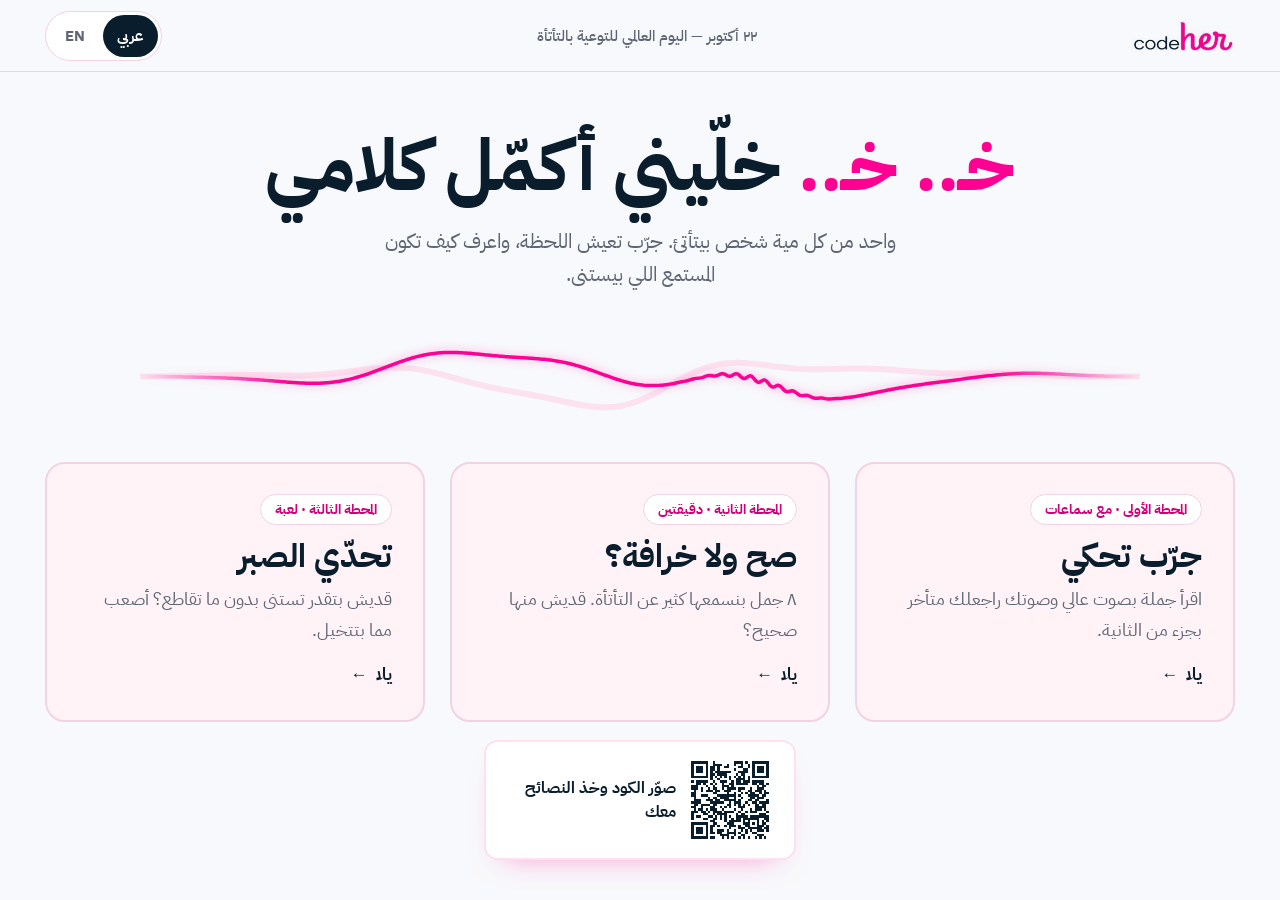
<file: index.html>
<!doctype html>
<html lang="ar" dir="rtl">
<head>
  <meta charset="utf-8">
  <meta name="viewport" content="width=device-width, initial-scale=1">
  <meta name="theme-color" content="#FFFFFF">
  <title>خلّيني أكمّل كلامي · CodeHer</title>
  <link rel="icon" href="assets/codeher-logo.png">
  <link rel="manifest" href="manifest.webmanifest">
  <link rel="apple-touch-icon" href="assets/icon-192.png">
  <link rel="stylesheet" href="css/style.css">
  <!-- النصوص واللغة قبل الرسم، عشان الاتجاه (RTL/LTR) يكون صح من أول لحظة -->
  <script src="js/content.js"></script>
</head>
<body>
  <header class="topbar">
    <img class="topbar__logo" src="assets/codeher-logo.png" alt="CodeHer" id="logo" draggable="false">
    <p class="topbar__occasion" id="occasion"></p>
    <div class="lang" id="langSwitch" role="group">
      <button type="button" data-lang="ar" lang="ar">عربي</button>
      <button type="button" data-lang="en" lang="en">EN</button>
    </div>
    <button type="button" class="btn btn--ghost topbar__home" id="homeBtn" hidden></button>
  </header>

  <main id="main">
    <!-- الرئيسية -->
    <section class="screen screen--home is-active" id="screen-home" data-screen="home" aria-labelledby="homeTitle">
      <div class="home" id="home">
        <h1 class="home__title" id="homeTitle" tabindex="-1">
          <span class="accent" id="homeTitleHighlight"></span><span id="homeTitleRest"></span>
        </h1>
        <p class="home__subtitle" id="homeSubtitle"></p>
        <p class="home__phrase" id="attractPhrase" aria-live="off" hidden></p>
        <canvas class="wave wave--home" id="homeWave" aria-hidden="true"></canvas>
        <div class="home__cards" id="homeCards"></div>
        <button type="button" class="btn btn--primary btn--huge home__cta" id="attractCta" hidden></button>
        <!-- QR النصائح على الرئيسية: بيبين بس إذا assets/tips-qr.png موجود -->
        <figure class="qr qr--home" hidden>
          <img class="qr__img" alt="">
          <figcaption class="qr__caption"></figcaption>
        </figure>
      </div>
    </section>

    <!-- المحطة ١ -->
    <section class="screen" id="screen-daf" data-screen="daf" aria-labelledby="dafTitle" hidden>
      <div class="daf">
        <div class="daf__info">
          <h2 class="screen__title" id="dafTitle" tabindex="-1"></h2>
          <p class="lead" id="dafIntro"></p>
          <ol class="steps" id="dafSteps"></ol>
          <p class="callout" id="dafWarning"></p>
        </div>

        <div class="card daf__card">
          <p class="daf__label" id="dafReadLabel"></p>
          <p class="daf__sentence" id="dafSentence"></p>

          <div class="waves">
            <div class="waves__row">
              <span class="waves__label" id="dafWaveInLabel"></span>
              <canvas class="wave wave--live" id="dafWaveIn" aria-hidden="true"></canvas>
            </div>
            <div class="waves__gap">
              <span class="delay-badge" id="dafDelayBadge"><b id="dafDelayMs"></b><span id="dafDelayDesc"></span></span>
            </div>
            <div class="waves__row">
              <span class="waves__label waves__label--out" id="dafWaveOutLabel"></span>
              <canvas class="wave wave--live" id="dafWaveOut" aria-hidden="true"></canvas>
            </div>
          </div>

          <div class="daf__actions">
            <button type="button" class="btn btn--primary" id="dafToggle"></button>
            <button type="button" class="btn btn--secondary" id="dafNext"></button>
          </div>

          <div class="daf__delay">
            <span class="daf__delay-label" id="dafModeLabel"></span>
            <div class="segmented" id="dafModes" role="group"></div>
          </div>
          <div class="daf__delay" id="dafIntensityRow">
            <span class="daf__delay-label" id="dafIntensityLabel"></span>
            <div class="segmented" id="dafIntensity" role="group"></div>
          </div>
          <div class="daf__delay" id="dafDelayRow">
            <span class="daf__delay-label" id="dafDelayLabel"></span>
            <div class="segmented" id="dafDelays" role="group"></div>
          </div>
          <p class="daf__note" id="dafModeNote"></p>

          <p class="status" id="dafStatus" role="status" aria-live="polite"></p>

          <div class="reflection" id="dafReflection" hidden>
            <p class="reflection__q" id="dafReflectQ"></p>
            <div class="reflection__options" id="dafReflectOptions" role="group"></div>
            <p class="reflection__msg" id="dafReflectMsg" hidden></p>
          </div>

          <!-- قارن حالك -->
          <button type="button" class="btn btn--secondary compare__open" id="cmpOpen"></button>
          <div class="compare" id="cmpPanel" hidden>
            <div class="compare__head">
              <h3 class="compare__title" id="cmpTitle"></h3>
              <span class="compare__step" id="cmpStep"></span>
            </div>
            <div id="cmpRun">
              <p class="compare__intro" id="cmpIntro"></p>
              <p class="compare__mode" id="cmpMode"></p>
              <div class="level" aria-hidden="true"><span id="cmpLevel"></span></div>
              <p class="status" id="cmpStatus" role="status" aria-live="polite"></p>
              <div class="compare__actions">
                <button type="button" class="btn btn--primary" id="cmpGo"></button>
                <button type="button" class="btn btn--secondary" id="cmpCancel"></button>
              </div>
            </div>
            <div id="cmpResult" hidden>
              <table class="compare__table">
                <thead><tr><th></th><th id="cmpColNone"></th><th id="cmpColDelay"></th></tr></thead>
                <tbody>
                  <tr><th id="cmpRowTime"></th><td id="cmpT0"></td><td id="cmpT1"></td></tr>
                  <tr><th id="cmpRowPauses"></th><td id="cmpP0"></td><td id="cmpP1"></td></tr>
                </tbody>
              </table>
              <p class="compare__verdict" id="cmpVerdict"></p>
              <p class="compare__msg" id="cmpMsg"></p>
              <p class="compare__note" id="cmpNote"></p>
              <div class="compare__actions">
                <button type="button" class="btn btn--primary" id="cmpAgain"></button>
                <button type="button" class="btn btn--secondary" id="cmpClose"></button>
              </div>
            </div>
          </div>
        </div>
      </div>
    </section>

    <!-- المحطة ٢ -->
    <section class="screen" id="screen-quiz" data-screen="quiz" aria-labelledby="quizTitle" hidden>
      <div class="quiz">
        <div class="quiz__head">
          <h2 class="screen__title" id="quizTitle" tabindex="-1"></h2>
          <p class="quiz__counter" id="quizCounter"></p>
        </div>
        <div class="progress" id="quizProgress" aria-hidden="true"></div>

        <p class="quiz__statement" id="quizStatement" aria-live="polite"></p>

        <div class="quiz__choices">
          <button type="button" class="choice choice--fact" id="choiceFact" data-answer="fact"></button>
          <button type="button" class="choice choice--myth" id="choiceMyth" data-answer="myth"></button>
        </div>

        <div class="explain" id="quizExplain" hidden>
          <p class="explain__verdict" id="quizVerdict"></p>
          <p class="explain__text" id="quizExplanation"></p>
          <button type="button" class="btn btn--primary" id="quizNext"></button>
        </div>
      </div>
    </section>

    <!-- المحطة ٣: تحدّي الصبر -->
    <section class="screen" id="screen-game" data-screen="game" aria-labelledby="gameTitle" hidden>
      <div class="game">
        <div class="game__head">
          <h2 class="screen__title" id="gameTitle" tabindex="-1"></h2>
          <p class="quiz__counter" id="gameRound"></p>
        </div>

        <div class="game__intro card" id="gameIntro">
          <p class="lead" id="gameIntroText"></p>
          <button type="button" class="btn btn--primary" id="gameStart"></button>
        </div>

        <div id="gamePlay" hidden>
          <div class="progress" id="gameProgress" aria-hidden="true"></div>

          <div class="speaker">
            <span class="speaker__avatar" id="gameAvatar" aria-hidden="true"></span>
            <p class="speaker__who"><strong id="gameName"></strong> · <span id="gameWhere"></span></p>
            <p class="meter" id="gameMeter" hidden><span class="meter__ring" aria-hidden="true"></span><span id="gameMeterText"></span></p>
          </div>
          <p class="bubble" id="gameBubble" aria-live="polite"></p>
          <p class="status" id="gameHint" role="status" aria-live="polite"></p>

          <div class="tempt" id="gameTempt" role="group">
            <button type="button" class="tempt__btn" data-type="complete"></button>
            <button type="button" class="tempt__btn" data-type="know"></button>
            <button type="button" class="tempt__btn" data-type="takeTime"></button>
            <button type="button" class="tempt__btn" data-type="hurry"></button>
          </div>
          <button type="button" class="btn btn--primary game__reply" id="gameReply" hidden></button>

          <div class="explain" id="gameFeedback" hidden>
            <p class="explain__verdict" id="gameVerdict"></p>
            <p class="explain__text" id="gameFeedbackText"></p>
            <button type="button" class="btn btn--primary" id="gameNext"></button>
          </div>
        </div>

        <div class="game__end" id="gameEnd" hidden>
          <h3 class="game__headline" id="gameEndTitle" tabindex="-1"></h3>
          <p class="game__quote" id="gameQuote"></p>
          <p class="result__score" id="gameScore"></p>
          <p class="game__score-label" id="gameScoreLabel"></p>
          <p class="result__message" id="gameMessage"></p>
          <div class="result__actions">
            <button type="button" class="btn btn--primary" id="gameAgain"></button>
            <button type="button" class="btn btn--secondary" id="gameToQuiz"></button>
          </div>
        </div>
      </div>
    </section>

    <!-- النتيجة -->
    <section class="screen" id="screen-result" data-screen="result" aria-labelledby="resultTitle" hidden>
      <div class="result">
        <h2 class="screen__title" id="resultTitle" tabindex="-1"></h2>
        <p class="result__score" id="resultScore"></p>
        <p class="result__message" id="resultMessage"></p>
        <p class="result__bonus" id="resultBonus" hidden></p>

        <h3 class="result__tips-title" id="tipsTitle"></h3>
        <ul class="tips" id="tips"></ul>

        <figure class="qr" hidden>
          <img class="qr__img" alt="">
          <figcaption class="qr__caption"></figcaption>
        </figure>

        <div class="result__actions">
          <button type="button" class="btn btn--primary" id="playAgain"></button>
          <button type="button" class="btn btn--secondary" id="goDaf"></button>
        </div>
      </div>
    </section>

    <!-- شاشة النهاية المشتركة (بس إذا خلّص المحطات الثلاث بنفس الجلسة) -->
    <section class="screen" id="screen-finale" data-screen="finale" aria-labelledby="finaleTitle" hidden>
      <div class="finale">
        <img class="finale__logo" src="assets/codeher-logo.png" alt="CodeHer">
        <p class="finale__kicker" id="finaleKicker" lang="en" dir="ltr"></p>
        <h2 class="finale__title" id="finaleTitle" tabindex="-1"></h2>
        <p class="finale__stations" id="finaleStations"></p>
        <p class="finale__message" id="finaleMessage"></p>
        <figure class="qr" hidden>
          <img class="qr__img" alt="">
          <figcaption class="qr__caption"></figcaption>
        </figure>
        <button type="button" class="btn btn--primary btn--huge" id="finaleRestart"></button>
      </div>
    </section>
  </main>

  <!-- بيظهر لما الزائر يخلّص المحطة الثالثة -->
  <div class="finale-bar" id="finaleBar" role="status" hidden>
    <span id="finaleBarText"></span>
    <button type="button" class="btn btn--primary" id="finaleBarBtn"></button>
  </div>

  <!-- لوحة الإحصائيات (للمنظمين) -->
  <div class="stats-panel" id="statsPanel" role="dialog" aria-modal="true" aria-labelledby="statsTitle" hidden>
    <div class="stats-panel__box">
      <h2 class="stats-panel__title" id="statsTitle"></h2>
      <p class="stats-panel__note" id="statsNote"></p>
      <div class="stats-grid" id="statsGrid"></div>
      <h3 class="stats-panel__sub" id="statsFeelingsTitle"></h3>
      <ul class="stats-feelings" id="statsFeelings"></ul>
      <div class="stats-panel__actions">
        <button type="button" class="btn btn--primary" id="statsClose"></button>
        <button type="button" class="btn btn--secondary" id="statsSound"></button>
        <button type="button" class="btn btn--secondary" id="statsReset"></button>
      </div>
      <p class="stats-panel__note" id="statsSoundHint" hidden></p>
    </div>
  </div>

  <script src="js/stats.js"></script>
  <script src="js/daf.js"></script>
  <script src="js/quiz.js"></script>
  <script src="js/voices.js"></script>
  <script src="js/game.js"></script>
  <script src="js/app.js"></script>
</body>
</html>
</file>
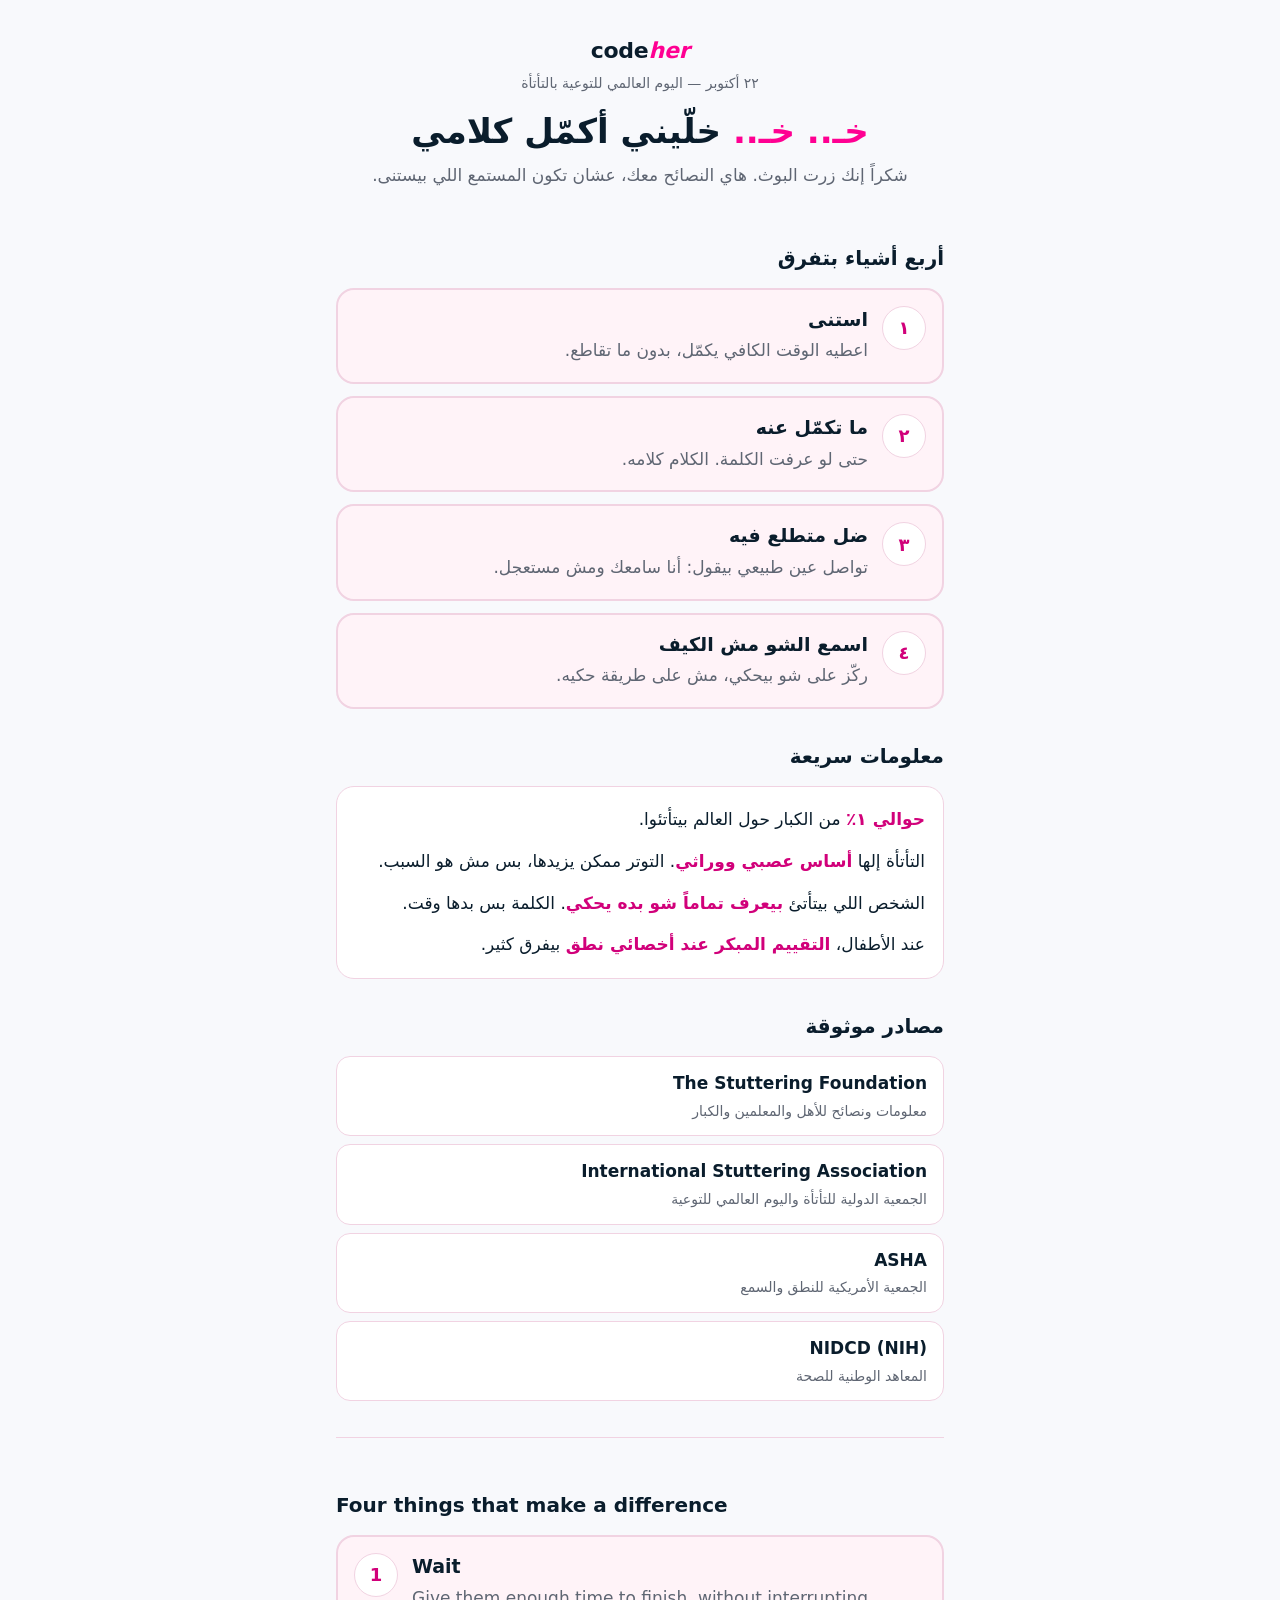
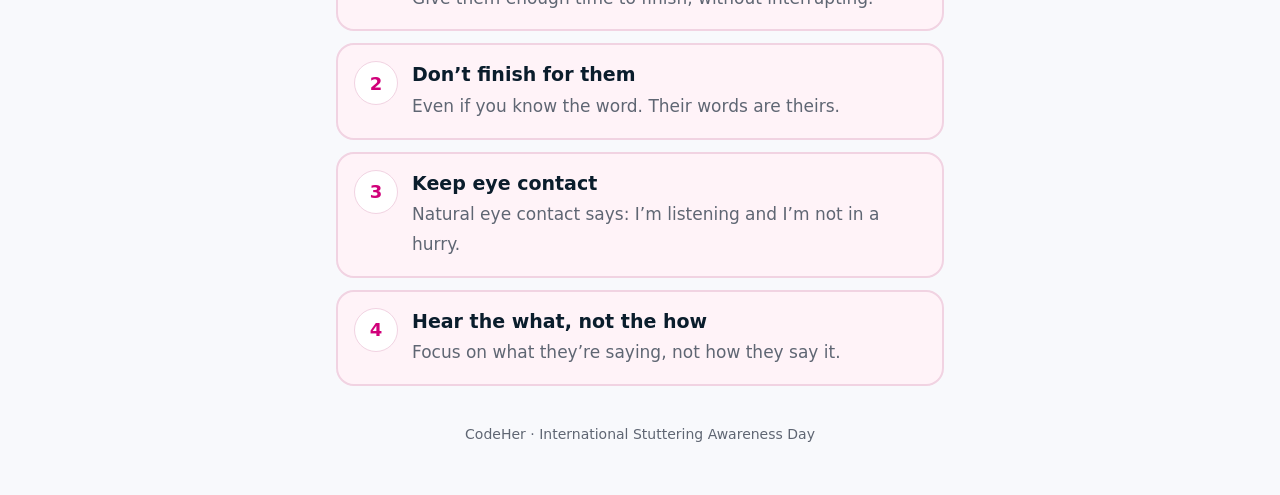
<file: tips/index.html>
<!doctype html>
<html lang="ar" dir="rtl">
<head>
  <meta charset="utf-8">
  <meta name="viewport" content="width=device-width, initial-scale=1">
  <meta name="theme-color" content="#FF0092">
  <title>كيف تكون المستمع اللي بيستنى · CodeHer</title>
  <!--
    صفحة مستقلة للتلفون، بتنفتح من الـ QR بالبوث.
    ارفعوا مجلد tips/ كامل على استضافة عامة (مثلاً Netlify Drop أو GitHub Pages)،
    وبعدين اعملوا QR للرابط واحفظوه بالموقع الأساسي باسم assets/tips-qr.png
  -->
  <style>
    :root {
      --page: #F8F9FC; --bg: #FFFFFF; --soft: #FFF3F8; --pink: #FF0092; --pink-dark: #D1007A;
      --navy: #0A1D2C; --muted: #5F6673; --line: #F1D3E2;
    }
    * { box-sizing: border-box; }
    body {
      margin: 0;
      background: var(--page);
      color: var(--navy);
      font: 17px/1.75 "IBM Plex Sans Arabic", Tahoma, "Segoe UI", system-ui, sans-serif;
    }
    main { max-width: 640px; margin: 0 auto; padding: 24px 16px 48px; }
    header { text-align: center; padding: 8px 0 20px; }
    .brand { font-weight: 700; font-size: 22px; letter-spacing: -.01em; }
    .brand b { color: var(--pink); font-style: italic; }
    .date { color: var(--muted); font-size: 14px; }
    h1 { font-size: clamp(26px, 7vw, 34px); line-height: 1.35; margin: 14px 0 6px; }
    h1 span { color: var(--pink); }
    .lead { color: var(--muted); margin: 0; }
    h2 { font-size: 20px; margin: 30px 0 12px; }
    .tips { list-style: none; padding: 0; margin: 0; display: grid; gap: 12px; }
    .tip {
      display: grid;
      grid-template-columns: 44px 1fr;
      gap: 4px 14px;
      align-items: start;
      background: var(--soft);
      border: 2px solid var(--line);
      border-radius: 18px;
      padding: 16px;
    }
    .tip__num {
      grid-row: span 2;
      width: 44px; height: 44px;
      display: grid; place-items: center;
      border-radius: 50%;
      background: var(--bg);
      border: 1px solid var(--line);
      color: var(--pink-dark);
      font-weight: 700;
      font-size: 18px;
    }
    .tip h3 { margin: 0; font-size: 19px; line-height: 1.4; }
    .tip p { margin: 0; color: var(--muted); }
    .facts { background: var(--bg); border: 1px solid var(--line); border-radius: 18px; padding: 6px 18px; }
    .facts p { margin: 12px 0; }
    .facts strong { color: var(--pink-dark); }
    .links { list-style: none; padding: 0; margin: 0; display: grid; gap: 8px; }
    .links a {
      display: block;
      padding: 12px 16px;
      background: var(--bg);
      border: 1px solid var(--line);
      border-radius: 14px;
      color: var(--navy);
      text-decoration: none;
      font-weight: 700;
    }
    .links a span { display: block; font-weight: 400; color: var(--muted); font-size: 14px; }
    .links a:focus-visible, .links a:hover { border-color: var(--pink); outline: none; }
    .en { margin-top: 36px; padding-top: 20px; border-top: 1px solid var(--line); }
    footer { margin-top: 36px; text-align: center; color: var(--muted); font-size: 14px; }
  </style>
</head>
<body>
  <main>
    <header>
      <div class="brand">code<b>her</b></div>
      <div class="date">٢٢ أكتوبر — اليوم العالمي للتوعية بالتأتأة</div>
      <h1><span>خـ.. خـ..</span> خلّيني أكمّل كلامي</h1>
      <p class="lead">شكراً إنك زرت البوث. هاي النصائح معك، عشان تكون المستمع اللي بيستنى.</p>
    </header>

    <h2>أربع أشياء بتفرق</h2>
    <ul class="tips">
      <li class="tip"><span class="tip__num">١</span><h3>استنى</h3><p>اعطيه الوقت الكافي يكمّل، بدون ما تقاطع.</p></li>
      <li class="tip"><span class="tip__num">٢</span><h3>ما تكمّل عنه</h3><p>حتى لو عرفت الكلمة. الكلام كلامه.</p></li>
      <li class="tip"><span class="tip__num">٣</span><h3>ضل متطلع فيه</h3><p>تواصل عين طبيعي بيقول: أنا سامعك ومش مستعجل.</p></li>
      <li class="tip"><span class="tip__num">٤</span><h3>اسمع الشو مش الكيف</h3><p>ركّز على شو بيحكي، مش على طريقة حكيه.</p></li>
    </ul>

    <h2>معلومات سريعة</h2>
    <div class="facts">
      <p><strong>حوالي ١٪</strong> من الكبار حول العالم بيتأتئوا.</p>
      <p>التأتأة إلها <strong>أساس عصبي ووراثي</strong>. التوتر ممكن يزيدها، بس مش هو السبب.</p>
      <p>الشخص اللي بيتأتئ <strong>بيعرف تماماً شو بده يحكي</strong>. الكلمة بس بدها وقت.</p>
      <p>عند الأطفال، <strong>التقييم المبكر عند أخصائي نطق</strong> بيفرق كثير.</p>
    </div>

    <h2>مصادر موثوقة</h2>
    <ul class="links">
      <li><a href="https://www.stutteringhelp.org" target="_blank" rel="noopener">The Stuttering Foundation<span>معلومات ونصائح للأهل والمعلمين والكبار</span></a></li>
      <li><a href="https://www.isastutter.org" target="_blank" rel="noopener">International Stuttering Association<span>الجمعية الدولية للتأتأة واليوم العالمي للتوعية</span></a></li>
      <li><a href="https://www.asha.org/public/speech/disorders/stuttering/" target="_blank" rel="noopener">ASHA<span>الجمعية الأمريكية للنطق والسمع</span></a></li>
      <li><a href="https://www.nidcd.nih.gov/health/stuttering" target="_blank" rel="noopener">NIDCD (NIH)<span>المعاهد الوطنية للصحة</span></a></li>
    </ul>

    <section class="en" lang="en" dir="ltr">
      <h2>Four things that make a difference</h2>
      <ul class="tips">
        <li class="tip"><span class="tip__num">1</span><h3>Wait</h3><p>Give them enough time to finish, without interrupting.</p></li>
        <li class="tip"><span class="tip__num">2</span><h3>Don’t finish for them</h3><p>Even if you know the word. Their words are theirs.</p></li>
        <li class="tip"><span class="tip__num">3</span><h3>Keep eye contact</h3><p>Natural eye contact says: I’m listening and I’m not in a hurry.</p></li>
        <li class="tip"><span class="tip__num">4</span><h3>Hear the what, not the how</h3><p>Focus on what they’re saying, not how they say it.</p></li>
      </ul>
    </section>

    <footer>CodeHer · International Stuttering Awareness Day</footer>
  </main>
</body>
</html>
</file>
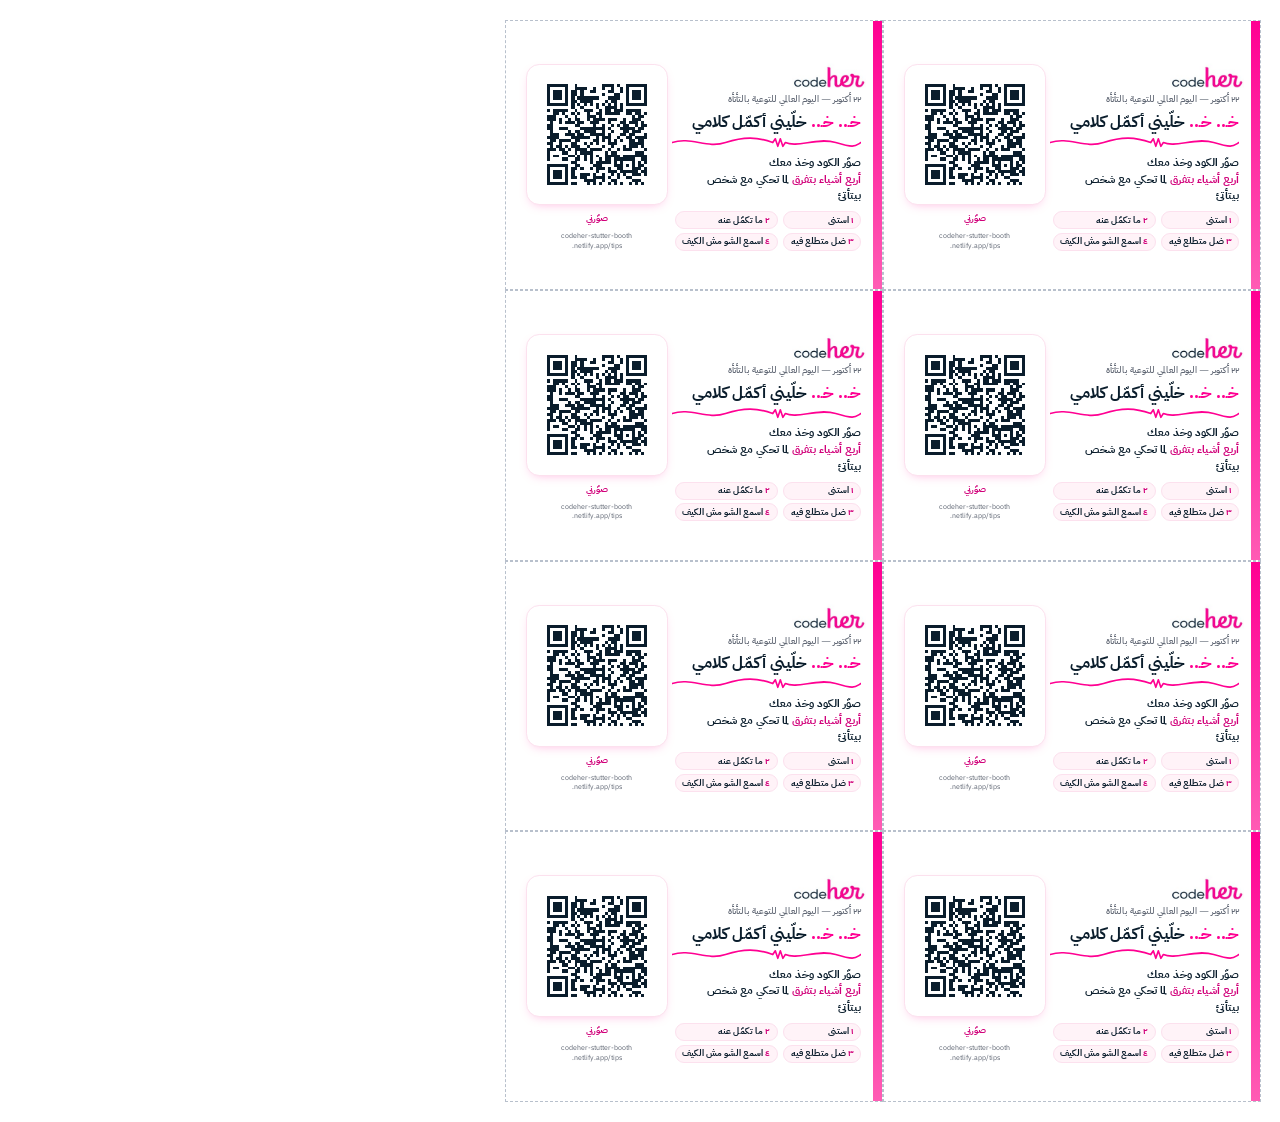
<file: print/qr-cards.html>
<!doctype html>
<html lang="ar" dir="rtl">
<head>
  <meta charset="utf-8">
  <title>بطاقات QR · CodeHer</title>
  <!-- صفحة A4 فيها ٨ بطاقات (كل وحدة ١٠٠×٧٢ مم) مع هامش ٥ مم للطابعة. اطبعوها بدون هوامش إضافية، وقصّوا على الخطوط المنقّطة. -->
  <style>
    @font-face { font-family: "Plex"; font-weight: 400; src: url("../fonts/ibm-plex-sans-arabic-arabic-400-normal.woff2") format("woff2"); unicode-range: U+0600-06FF, U+0750-077F, U+FB50-FDFF, U+FE70-FEFC, U+200C-200E; }
    @font-face { font-family: "Plex"; font-weight: 400; src: url("../fonts/ibm-plex-sans-arabic-latin-400-normal.woff2") format("woff2"); unicode-range: U+0000-00FF, U+2000-206F; }
    @font-face { font-family: "Plex"; font-weight: 500; src: url("../fonts/ibm-plex-sans-arabic-arabic-500-normal.woff2") format("woff2"); unicode-range: U+0600-06FF, U+0750-077F, U+FB50-FDFF, U+FE70-FEFC, U+200C-200E; }
    @font-face { font-family: "Plex"; font-weight: 700; src: url("../fonts/ibm-plex-sans-arabic-arabic-700-normal.woff2") format("woff2"); unicode-range: U+0600-06FF, U+0750-077F, U+FB50-FDFF, U+FE70-FEFC, U+200C-200E; }
    @font-face { font-family: "Plex"; font-weight: 700; src: url("../fonts/ibm-plex-sans-arabic-latin-700-normal.woff2") format("woff2"); unicode-range: U+0000-00FF, U+2000-206F; }

    :root { --pink: #FF0092; --pink-dark: #D1007A; --tint: #FCE1EE; --soft: #FFF3F8; --navy: #0A1D2C; --muted: #5F6673; }
    @page { size: A4; margin: 0; }
    * { box-sizing: border-box; }
    html, body { margin: 0; background: #fff; }
    body { font-family: "Plex", Tahoma, "Segoe UI", sans-serif; color: var(--navy); -webkit-print-color-adjust: exact; print-color-adjust: exact; }

    .sheet {
      width: 210mm; height: 296.8mm;
      overflow: hidden;
      padding: 5mm;
      display: grid;
      grid-template-columns: 100mm 100mm;
      grid-template-rows: repeat(4, 71.6mm);
      align-content: center;
      justify-content: center;
      page-break-after: always;
    }
    .sheet:last-child { page-break-after: auto; }

    .card {
      position: relative;
      height: 71.6mm;
      overflow: hidden;
      display: grid;
      grid-template-columns: 1fr 39mm;     /* RTL: النص يمين، الـ QR يسار */
      align-items: center;
      gap: 3mm;
      padding: 5mm 5.5mm 4mm 4.5mm;
      border: 0.15mm dashed #B8C0CC;
    }

    /* شريط زهري ناعم بالجنب */
    .card::before {
      content: "";
      position: absolute;
      inset: 0 0 0 auto;
      width: 2.4mm;
      background: linear-gradient(180deg, var(--pink), #FF5CB4);
    }

    .text { display: flex; flex-direction: column; align-items: flex-start; text-align: start; min-width: 0; }
    .logo { height: 7.5mm; width: auto; aspect-ratio: 2.6 / 1; object-fit: cover; object-position: center; mix-blend-mode: multiply; margin-inline-start: -1.2mm; }
    .date { margin-top: 0.6mm; font-size: 2.3mm; font-weight: 500; color: var(--muted); white-space: nowrap; }
    .title { margin: 1.2mm 0 0; font-size: 4.3mm; font-weight: 700; line-height: 1.3; white-space: nowrap; }
    .title span { color: var(--pink); }
    .wave { width: 50mm; height: 4mm; margin: 0.8mm 0 1.2mm; }
    .cta { margin: 0; font-size: 2.95mm; font-weight: 700; line-height: 1.5; }
    .cta b { color: var(--pink-dark); }
    .tips {
      margin: 1.6mm 0 0; padding: 0; list-style: none;
      display: grid; grid-template-columns: auto auto; gap: 1mm 1.2mm;
    }
    .tips li {
      padding: 0.4mm 1.8mm;
      border-radius: 99mm;
      background: var(--soft);
      border: 0.25mm solid var(--tint);
      font-size: 2.25mm;
      font-weight: 700;
      white-space: nowrap;
    }
    .tips li::before { content: attr(data-n) " "; color: var(--pink-dark); }

    .side { display: flex; flex-direction: column; align-items: center; gap: 1.6mm; }
    .qrbox {
      padding: 2mm;
      border-radius: 3.5mm;
      background: #fff;
      border: 0.5mm solid var(--tint);
      box-shadow: 0 1mm 3mm -1.5mm rgba(255, 0, 146, .35);
    }
    .qrbox img { display: block; width: 33mm; height: 33mm; image-rendering: pixelated; }
    .scan { font-size: 2.4mm; font-weight: 700; color: var(--pink-dark); }
    .url { font-size: 1.9mm; color: var(--muted); direction: ltr; text-align: center; line-height: 1.3; }
  </style>
</head>
<body>
  <template id="card">
    <article class="card">
      <div class="text">
        <img class="logo" src="../assets/codeher-logo.png" alt="CodeHer">
        <div class="date">٢٢ أكتوبر — اليوم العالمي للتوعية بالتأتأة</div>
        <h1 class="title"><span>خـ.. خـ..</span> خلّيني أكمّل كلامي</h1>
        <svg class="wave" viewBox="0 0 300 24" aria-hidden="true">
          <path d="M0 12 C30 2, 55 22, 85 12 S135 3, 160 12 l4 -6 l4 12 l4 -12 l4 12 l4 -6 C200 21, 230 3, 260 12 S290 18, 300 12"
                fill="none" stroke="#FF0092" stroke-width="2.6" stroke-linecap="round" stroke-linejoin="round"/>
        </svg>
        <p class="cta">صوّر الكود وخذ معك<br><b>أربع أشياء بتفرق</b> لما تحكي مع شخص بيتأتئ</p>
        <ul class="tips">
          <li data-n="١">استنى</li>
          <li data-n="٢">ما تكمّل عنه</li>
          <li data-n="٣">ضل متطلع فيه</li>
          <li data-n="٤">اسمع الشو مش الكيف</li>
        </ul>
      </div>
      <div class="side">
        <div class="qrbox"><img src="../assets/tips-qr.png" alt="QR"></div>
        <div class="scan">صوّرني</div>
        <div class="url">codeher-stutter-booth<br>.netlify.app/tips</div>
      </div>
    </article>
  </template>

  <main id="sheets"></main>

  <script>
    // عدد الصفحات (كل صفحة ٨ بطاقات): ?pages=3
    const pages = Math.max(1, Math.min(20, parseInt(new URLSearchParams(location.search).get('pages')) || 1));
    const tpl = document.getElementById('card');
    for (let p = 0; p < pages; p++) {
      const sheet = document.createElement('section');
      sheet.className = 'sheet';
      for (let i = 0; i < 8; i++) sheet.appendChild(tpl.content.cloneNode(true));
      document.getElementById('sheets').appendChild(sheet);
    }
  </script>
</body>
</html>
</file>
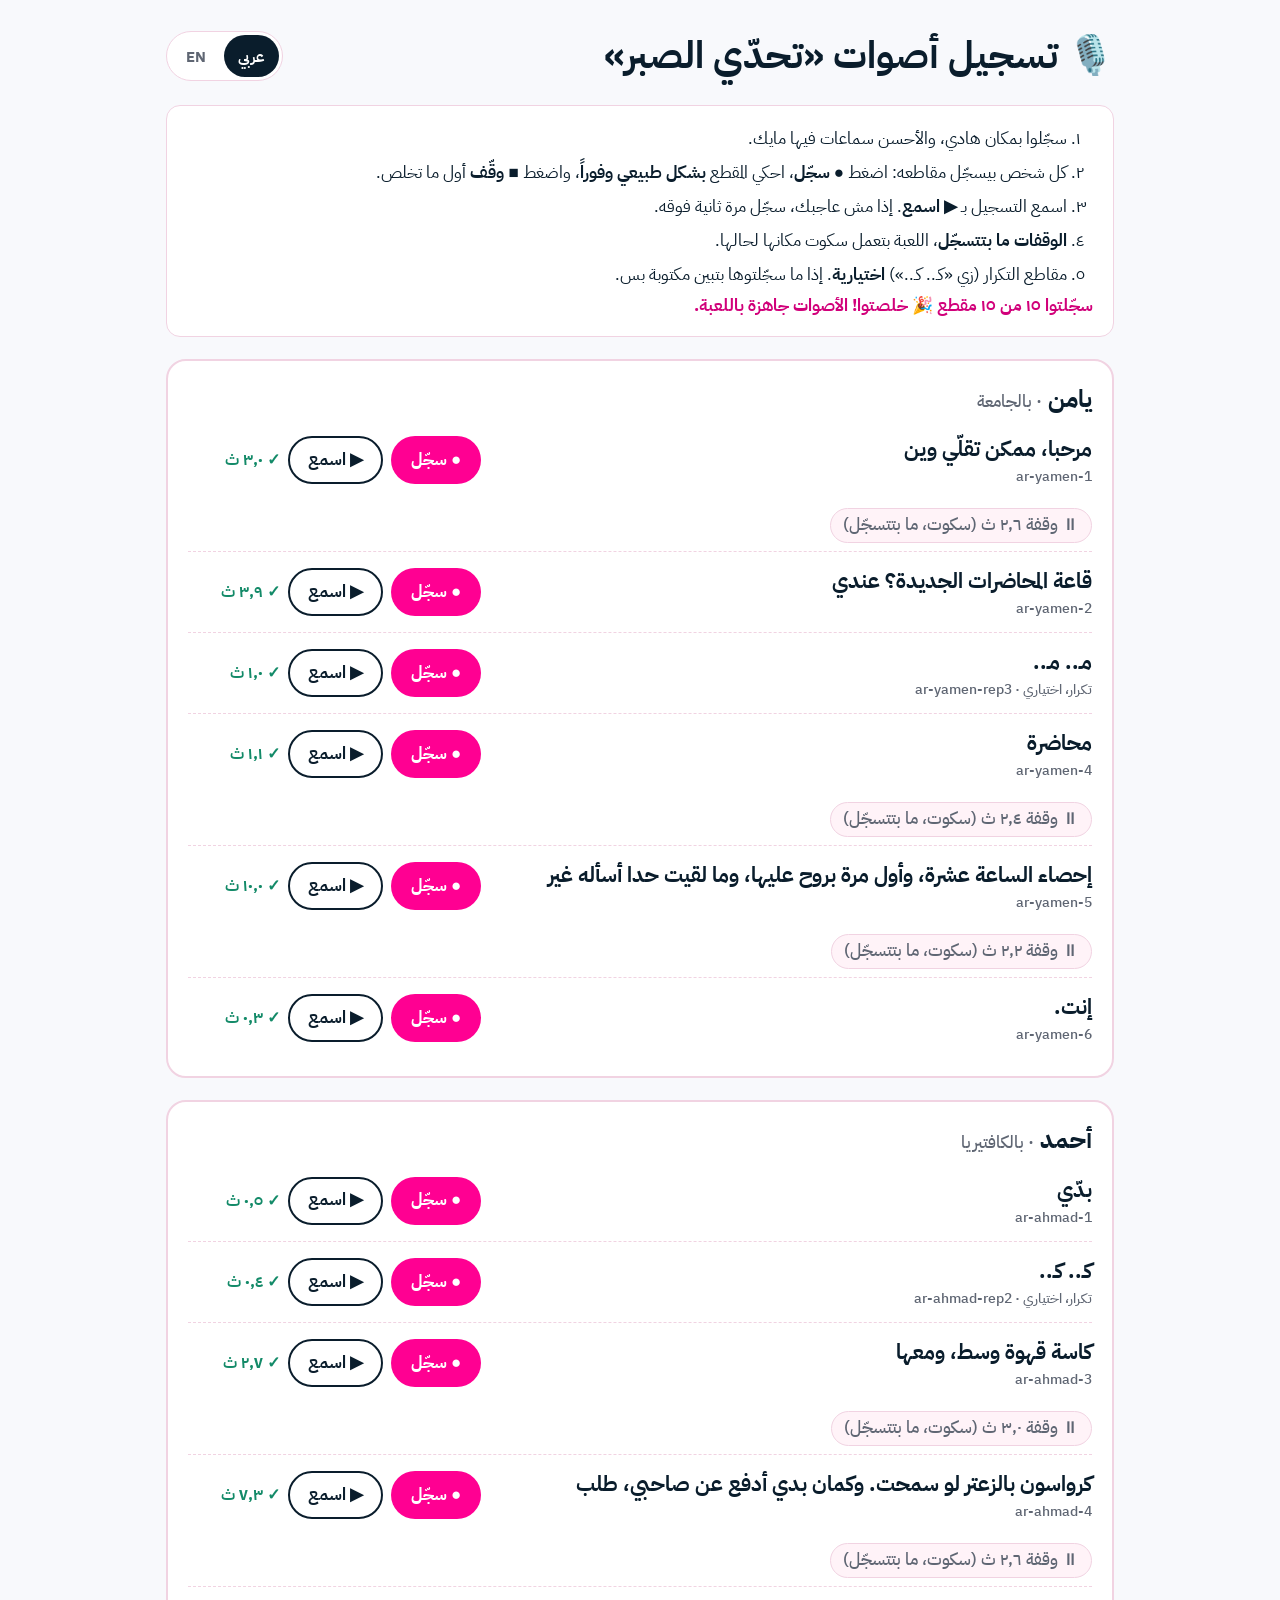
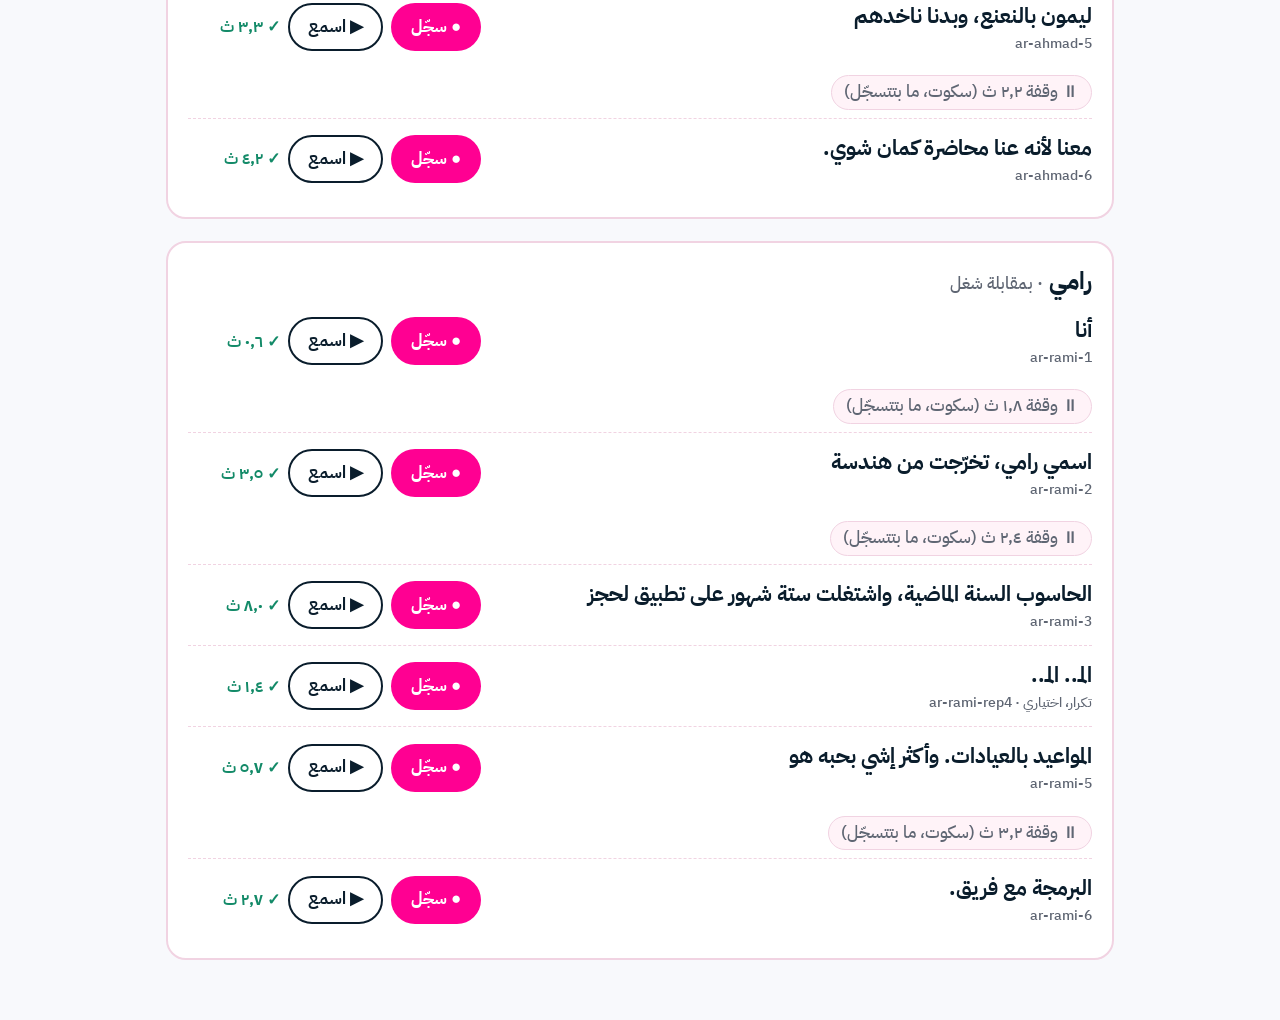
<file: tools/recorder.html>
<!doctype html>
<html lang="ar" dir="rtl">
<head>
  <meta charset="utf-8">
  <meta name="viewport" content="width=device-width, initial-scale=1">
  <title>تسجيل أصوات تحدّي الصبر · CodeHer</title>
  <link rel="stylesheet" href="../css/style.css">
  <script src="../js/content.js"></script>
  <style>
    body { background: var(--page); }
    .rec { max-width: 980px; margin: 0 auto; padding: 24px 16px 60px; }
    .rec h1 { font-size: clamp(26px, 3vw, 38px); }
    .rec__top { display: flex; justify-content: space-between; align-items: center; gap: 12px; flex-wrap: wrap; }
    .howto { margin: 16px 0; padding: 16px 20px; background: var(--bg); border: 1px solid var(--line); border-radius: var(--radius-sm); }
    .howto ol { margin: 0; padding-inline-start: 26px; line-height: 2; list-style: arabic-indic; }
    .progressline { font-weight: 700; color: var(--pink-dark); }
    .person { margin-top: 22px; padding: 18px 20px; background: var(--bg); border: 2px solid var(--line); border-radius: var(--radius); }
    .person h2 { font-size: 1.4em; }
    .person h2 small { color: var(--muted); font-weight: 500; font-size: .7em; }
    .seg { display: grid; grid-template-columns: 1fr auto; gap: 10px 16px; align-items: center; padding: 12px 0; border-top: 1px dashed var(--line); }
    .seg:first-of-type { border-top: 0; }
    .seg__text { font-size: 1.25em; font-weight: 700; line-height: 1.6; }
    .seg__text small { display: block; color: var(--muted); font-weight: 500; font-size: .65em; }
    .seg__btns { display: flex; gap: 8px; flex-wrap: wrap; align-items: center; }
    .seg__btns .btn { min-height: 48px; padding: 6px 18px; font-size: 1em; }
    .seg__state { min-width: 92px; font-weight: 700; font-size: .95em; color: var(--muted); }
    .seg.is-done .seg__state { color: var(--fact); }
    .seg.is-rec { background: var(--pink-tint); border-radius: 12px; padding-inline: 12px; }
    .seg.is-rec .seg__state { color: var(--pink-dark); }
    .pause { padding: 8px 0; color: var(--muted); font-weight: 500; }
    .pause span { display: inline-block; padding: 2px 12px; border-radius: 999px; background: var(--bg-soft); border: 1px solid var(--line); }
    .err { color: var(--pink-dark); font-weight: 700; margin-top: 10px; }
    @media (max-width: 640px) { .seg { grid-template-columns: 1fr; } }
  </style>
</head>
<body>
  <main class="rec">
    <div class="rec__top">
      <h1>🎙️ تسجيل أصوات «تحدّي الصبر»</h1>
      <div class="lang" id="langSwitch">
        <button type="button" data-lang="ar">عربي</button>
        <button type="button" data-lang="en">EN</button>
      </div>
    </div>

    <div class="howto">
      <ol>
        <li>سجّلوا بمكان هادي، والأحسن سماعات فيها مايك.</li>
        <li>كل شخص بيسجّل مقاطعه: اضغط <b>● سجّل</b>، احكي المقطع <b>بشكل طبيعي وفوراً</b>، واضغط <b>■ وقّف</b> أول ما تخلص.</li>
        <li>اسمع التسجيل بـ <b>▶ اسمع</b>. إذا مش عاجبك، سجّل مرة ثانية فوقه.</li>
        <li><b>الوقفات ما بتتسجّل</b>، اللعبة بتعمل سكوت مكانها لحالها.</li>
        <li>مقاطع التكرار (زي «كـ.. كـ..») <b>اختيارية</b>. إذا ما سجّلتوها بتبين مكتوبة بس.</li>
      </ol>
      <p class="progressline" id="progress"></p>
      <p class="err" id="err" hidden></p>
    </div>

    <div id="list"></div>
  </main>

  <script src="../js/voices.js"></script>
  <script>
    (function () {
      const C = window.CONTENT;
      document.title = 'تسجيل أصوات تحدّي الصبر · CodeHer';
      const lang = window.LANG;
      const list = document.getElementById('list');
      const errEl = document.getElementById('err');
      const ar = n => lang === 'ar' ? String(n).replace(/\d/g, d => '٠١٢٣٤٥٦٧٨٩'[d]) : String(n);
      let clips = {}, files = {}, stream = null, recorder = null, recording = null;

      // اللغة
      document.querySelectorAll('#langSwitch button').forEach(b => {
        b.setAttribute('aria-pressed', String(b.dataset.lang === lang));
        b.addEventListener('click', () => {
          try { localStorage.setItem('booth-lang', b.dataset.lang); } catch (e) {}
          location.reload();
        });
      });

      function showError(t) { errEl.textContent = t; errEl.hidden = !t; }

      async function loadManifest() {
        try {
          const r = await fetch('../assets/voices/manifest.json?' + Date.now());
          const m = r.ok ? await r.json() : {};
          clips = m.clips || {}; files = m.files || {};
        } catch (e) { clips = {}; files = {}; }
      }

      function render() {
        list.innerHTML = '';
        let total = 0, done = 0;
        C.game.rounds.forEach(round => {
          const card = document.createElement('section');
          card.className = 'person';
          card.innerHTML = '<h2></h2>';
          card.querySelector('h2').innerHTML = '';
          card.querySelector('h2').append(round.name + ' ');
          const sm = document.createElement('small'); sm.textContent = '· ' + round.where; card.querySelector('h2').append(sm);

          window.Voices.segments(round, lang).forEach(seg => {
            if (seg.type === 'pause') {
              const p = document.createElement('div');
              p.className = 'pause';
              p.innerHTML = '<span></span>';
              p.firstChild.textContent = '⏸ وقفة ' + ar((seg.ms / 1000).toFixed(1)).replace('.', lang === 'ar' ? '٫' : '.') + ' ث (سكوت، ما بتتسجّل)';
              card.appendChild(p);
              return;
            }
            const optional = seg.type === 'rep';
            if (!optional) total++;
            const has = Object.prototype.hasOwnProperty.call(clips, seg.id);
            if (has && !optional) done++;

            const row = document.createElement('div');
            row.className = 'seg' + (has ? ' is-done' : '');
            row.dataset.id = seg.id;
            row.innerHTML =
              '<div class="seg__text"></div>' +
              '<div class="seg__btns">' +
                '<button type="button" class="btn btn--primary" data-act="rec">● سجّل</button>' +
                '<button type="button" class="btn btn--secondary" data-act="play">▶ اسمع</button>' +
                '<span class="seg__state"></span>' +
              '</div>';
            const text = row.querySelector('.seg__text');
            text.textContent = optional ? seg.text : seg.words.join(' ');
            const small = document.createElement('small');
            small.textContent = (optional ? 'تكرار، اختياري · ' : '') + seg.id;
            text.appendChild(small);
            row.querySelector('[data-act="play"]').disabled = !has;
            row.querySelector('.seg__state').textContent = has ? '✓ ' + ar(clips[seg.id].toFixed(1)).replace('.', lang === 'ar' ? '٫' : '.') + ' ث' : (optional ? '—' : 'لسا');
            row.querySelector('[data-act="rec"]').addEventListener('click', () => toggleRecord(row, seg.id));
            row.querySelector('[data-act="play"]').addEventListener('click', () => {
              new Audio('../assets/voices/' + (files[seg.id] || seg.id + '.webm') + '?' + Date.now()).play();
            });
            card.appendChild(row);
          });
          list.appendChild(card);
        });
        document.getElementById('progress').textContent =
          'سجّلتوا ' + ar(done) + ' من ' + ar(total) + ' مقطع' + (done === total ? ' 🎉 خلصتوا! الأصوات جاهزة باللعبة.' : '');
      }

      async function ensureMic() {
        if (stream) return stream;
        stream = await navigator.mediaDevices.getUserMedia({
          audio: { echoCancellation: true, noiseSuppression: true, autoGainControl: true }
        });
        return stream;
      }

      async function toggleRecord(row, id) {
        showError('');
        // وقّف التسجيل الحالي
        if (recording && recording.id === id) { recorder.stop(); return; }
        if (recording) return;   // في تسجيل ثاني شغّال
        try { await ensureMic(); } catch (e) {
          showError('ما قدرنا نوصل للمايكروفون. اسمحوا بالمايك من أيقونة القفل جنب الرابط.');
          return;
        }
        const mime = MediaRecorder.isTypeSupported('audio/webm;codecs=opus') ? 'audio/webm;codecs=opus' : 'audio/webm';
        recorder = new MediaRecorder(stream, { mimeType: mime });
        const chunks = [];
        const t0 = performance.now();
        recording = { id };
        recorder.ondataavailable = e => { if (e.data.size) chunks.push(e.data); };
        recorder.onstop = async () => {
          const d = (performance.now() - t0) / 1000;
          recording = null;
          row.classList.remove('is-rec');
          row.querySelector('.seg__state').textContent = 'بيحفظ...';
          try {
            const r = await fetch('/voices/' + id + '.webm?d=' + d.toFixed(3), { method: 'PUT', body: new Blob(chunks, { type: 'audio/webm' }) });
            if (!r.ok) throw new Error(r.status);
          } catch (e) {
            showError('ما انحفظ التسجيل. تأكدوا إنه نافذة السيرفر (start-recorder.bat) لسا مفتوحة.');
          }
          await loadManifest();
          render();
        };
        recorder.start();
        row.classList.add('is-rec');
        row.querySelector('[data-act="rec"]').textContent = '■ وقّف';
        row.querySelector('.seg__state').textContent = '🔴 بيسجّل...';
        list.querySelectorAll('[data-act="rec"]').forEach(b => { if (b.closest('.seg') !== row) b.disabled = true; });
      }

      loadManifest().then(render);
    })();
  </script>
</body>
</html>
</file>
<file: css/style.css>
/* ============ الخطوط (محلية، بتشتغل بدون إنترنت) ============ */

@font-face { font-family: "IBM Plex Sans Arabic"; font-weight: 400; font-display: swap;
  src: url("../fonts/ibm-plex-sans-arabic-arabic-400-normal.woff2") format("woff2");
  unicode-range: U+0600-06FF, U+0750-077F, U+0870-088E, U+0890-0891, U+0898-08E1, U+08E3-08FF, U+200C-200E, U+2010-2011, U+204F, U+2E41, U+FB50-FDFF, U+FE70-FE74, U+FE76-FEFC; }
@font-face { font-family: "IBM Plex Sans Arabic"; font-weight: 400; font-display: swap;
  src: url("../fonts/ibm-plex-sans-arabic-latin-400-normal.woff2") format("woff2");
  unicode-range: U+0000-00FF, U+0131, U+0152-0153, U+02BB-02BC, U+02C6, U+02DA, U+02DC, U+2000-206F, U+20AC, U+2122, U+2191, U+2193, U+2212, U+2215, U+FEFF, U+FFFD; }
@font-face { font-family: "IBM Plex Sans Arabic"; font-weight: 500; font-display: swap;
  src: url("../fonts/ibm-plex-sans-arabic-arabic-500-normal.woff2") format("woff2");
  unicode-range: U+0600-06FF, U+0750-077F, U+0870-088E, U+0890-0891, U+0898-08E1, U+08E3-08FF, U+200C-200E, U+2010-2011, U+204F, U+2E41, U+FB50-FDFF, U+FE70-FE74, U+FE76-FEFC; }
@font-face { font-family: "IBM Plex Sans Arabic"; font-weight: 500; font-display: swap;
  src: url("../fonts/ibm-plex-sans-arabic-latin-500-normal.woff2") format("woff2");
  unicode-range: U+0000-00FF, U+0131, U+0152-0153, U+02BB-02BC, U+02C6, U+02DA, U+02DC, U+2000-206F, U+20AC, U+2122, U+2191, U+2193, U+2212, U+2215, U+FEFF, U+FFFD; }
@font-face { font-family: "IBM Plex Sans Arabic"; font-weight: 700; font-display: swap;
  src: url("../fonts/ibm-plex-sans-arabic-arabic-700-normal.woff2") format("woff2");
  unicode-range: U+0600-06FF, U+0750-077F, U+0870-088E, U+0890-0891, U+0898-08E1, U+08E3-08FF, U+200C-200E, U+2010-2011, U+204F, U+2E41, U+FB50-FDFF, U+FE70-FE74, U+FE76-FEFC; }
@font-face { font-family: "IBM Plex Sans Arabic"; font-weight: 700; font-display: swap;
  src: url("../fonts/ibm-plex-sans-arabic-latin-700-normal.woff2") format("woff2");
  unicode-range: U+0000-00FF, U+0131, U+0152-0153, U+02BB-02BC, U+02C6, U+02DA, U+02DC, U+2000-206F, U+20AC, U+2122, U+2191, U+2193, U+2212, U+2215, U+FEFF, U+FFFD; }

/* ============ الألوان (مأخوذة من لوغو CodeHer) ============ */
:root {
  --page:        #F8F9FC;  /* خلفية الصفحة */
  --bg:          #FFFFFF;  /* أسطح بيضا */
  --bg-soft:     #FFF3F8;
  --pink:        #FF0092;  /* زهري "her" باللوغو */
  --pink-dark:   #D1007A;  /* hover/pressed + نص زهري صغير (تباين أعلى) */
  --pink-tint:   #FCE1EE;
  --navy:        #0A1D2C;  /* كحلي "code" باللوغو */
  --muted:       #5F6673;
  --line:        #F1D3E2;
  --fact:        #138A68;
  --fact-tint:   #E3F5EE;
  --myth:        var(--pink);

  /* Reem Kufi بيرسم خ و ج بالبداية بدون نقاط، فالعناوين بـ Plex Bold */
  --font-display: "IBM Plex Sans Arabic", Tahoma, "Segoe UI", sans-serif;
  --font-body: "IBM Plex Sans Arabic", Tahoma, "Segoe UI", sans-serif;

  --radius: 20px;
  --radius-sm: 14px;
  --gutter: clamp(16px, 3.5vw, 56px);
  --topbar-h: 72px;
  --ease: cubic-bezier(.2, .7, .2, 1);
}

/* ============ أساسيات ============ */
*, *::before, *::after { box-sizing: border-box; }
html {
  touch-action: manipulation;
  -webkit-text-size-adjust: 100%;
  height: 100%;
}
body {
  margin: 0;
  min-height: 100%;
  background: var(--page);
  color: var(--navy);
  font-family: var(--font-body);
  font-size: clamp(17px, 1.15vw, 20px);
  line-height: 1.7;
  -webkit-font-smoothing: antialiased;
  -webkit-tap-highlight-color: transparent;
}
h1, h2, h3, p { margin: 0; }
img { display: block; }
[hidden] { display: none !important; }

button, .card--link, .segmented button, .choice {
  -webkit-user-select: none;
  user-select: none;
}

:focus-visible {
  outline: 3px solid var(--pink);
  outline-offset: 3px;
}
[tabindex="-1"]:focus { outline: none; }

/* ============ الشريط العلوي ============ */
.topbar {
  position: sticky;
  top: 0;
  z-index: 10;
  height: var(--topbar-h);
  display: flex;
  align-items: center;
  gap: 16px;
  padding: 0 var(--gutter);
  background: var(--page);   /* لازم يكون صلب عشان اللوغو يندمج معه */
  border-bottom: 1px solid var(--line);
}
.topbar__logo {
  height: 40px;
  width: auto;
  /* اللوغو مربع بخلفية بيضاء، بنقصّه على الكلمة بس */
  aspect-ratio: 2.6 / 1;
  object-fit: cover;
  object-position: center;
}
.topbar__occasion {
  flex: 1;
  min-width: 0;
  text-align: center;
  color: var(--muted);
  font-size: .9em;
  font-weight: 500;
}
.topbar__home { margin-inline-start: 4px; }

/* ============ الشاشات ============ */
main { min-height: calc(100vh - var(--topbar-h)); min-height: calc(100dvh - var(--topbar-h)); }
.screen {
  min-height: calc(100vh - var(--topbar-h));
  min-height: calc(100dvh - var(--topbar-h));
  padding: clamp(20px, 3.5vh, 48px) var(--gutter) 40px;
  animation: screen-in .45s var(--ease);
}
@keyframes screen-in {
  from { opacity: 0; transform: translateY(10px); }
  to   { opacity: 1; transform: none; }
}
.screen__title {
  font-family: var(--font-display);
  font-weight: 700;
  font-size: clamp(32px, 3.4vw, 52px);
  line-height: 1.3;
}
.lead { font-size: 1.15em; color: var(--muted); margin-top: 8px; }

/* ============ الأزرار ============ */
.btn {
  min-height: 56px;
  padding: 10px 32px;
  border-radius: 999px;
  border: 2px solid transparent;
  font: 700 1.1em/1.2 var(--font-body);
  cursor: pointer;
  transition: background-color .2s, border-color .2s, color .2s, transform .15s var(--ease);
}
.btn:active { transform: scale(.98); }
.btn--primary { background: var(--pink); color: #fff; }
.btn--primary:hover { background: var(--pink-dark); }
.btn--primary.is-on { background: var(--navy); }
.btn--primary.is-on:hover { background: #1d3448; }
.btn--secondary { background: var(--bg); color: var(--navy); border-color: var(--navy); }
.btn--secondary:hover { background: var(--bg-soft); border-color: var(--pink-dark); color: var(--pink-dark); }
.btn--ghost {
  background: var(--bg-soft);
  color: var(--navy);
  border-color: var(--line);
  min-height: 48px;
  padding: 6px 22px;
  font-size: 1em;
}
.btn--ghost:hover { border-color: var(--pink); }
.btn:disabled { opacity: .5; cursor: default; }

/* ============ الرئيسية ============ */
.home {
  max-width: 1200px;
  margin: 0 auto;
  text-align: center;
  display: flex;
  flex-direction: column;
  align-items: center;
}
.home__title {
  font-family: var(--font-display);
  font-weight: 700;
  font-size: clamp(40px, 5.6vw, 92px);
  line-height: 1.25;
  margin-top: clamp(0px, 2vh, 24px);
}
.accent { color: var(--pink); }
.home__subtitle {
  margin-top: 14px;
  max-width: 44ch;
  font-size: clamp(19px, 1.6vw, 26px);
  color: var(--muted);
  line-height: 1.6;
}
.wave { display: block; width: 100%; }
.wave--home {
  height: clamp(90px, 15vh, 160px);
  max-width: 1000px;
  margin: clamp(8px, 2vh, 24px) 0;
}
.home__cards {
  width: 100%;
  display: grid;
  grid-template-columns: repeat(3, minmax(0, 1fr));
  gap: clamp(16px, 2vw, 28px);
}
.card {
  background: var(--bg-soft);
  border: 2px solid var(--line);
  border-radius: var(--radius);
}
.card--link {
  display: flex;
  flex-direction: column;
  align-items: flex-start;
  gap: 6px;
  text-align: start;
  padding: clamp(20px, 2.4vw, 34px);
  font: inherit;
  color: inherit;
  cursor: pointer;
  transition: transform .25s var(--ease), border-color .25s, box-shadow .25s;
}
.card--link:hover, .card--link:focus-visible {
  transform: translateY(-4px);
  border-color: var(--pink);
  box-shadow: 0 14px 30px -18px rgba(209, 0, 122, .45);
}
.card__tag {
  font-size: .85em;
  font-weight: 700;
  color: var(--pink-dark);
  background: var(--bg);
  border: 1px solid var(--line);
  border-radius: 999px;
  padding: 2px 14px;
}
.card__title {
  font-family: var(--font-display);
  font-weight: 700;
  font-size: clamp(28px, 2.6vw, 42px);
  line-height: 1.3;
  margin-top: 4px;
}
.card__desc { color: var(--muted); font-size: 1.05em; }
.card__go {
  margin-top: 10px;
  font-weight: 700;
  color: var(--navy);
  display: inline-flex;
  align-items: center;
  gap: 8px;
}
.card__go::after { content: "←"; transition: transform .25s var(--ease); }
.card--link:hover .card__go::after { transform: translateX(-6px); }

/* ============ المحطة ١ ============ */
.daf {
  max-width: 1300px;
  margin: 0 auto;
  display: grid;
  grid-template-columns: minmax(0, 5fr) minmax(0, 7fr);
  gap: clamp(24px, 3.5vw, 56px);
  align-items: start;
}
.steps {
  list-style: none;
  padding: 0;
  margin: 24px 0;
  display: grid;
  gap: 14px;
}
.steps li {
  display: flex;
  align-items: center;
  gap: 14px;
  font-size: 1.1em;
  font-weight: 500;
}
.steps__num {
  flex: none;
  width: 44px;
  height: 44px;
  border-radius: 50%;
  display: grid;
  place-items: center;
  background: var(--pink-tint);
  color: var(--pink-dark);
  font-family: var(--font-display);
  font-weight: 700;
  font-size: 1.15em;
}
.callout {
  border-inline-start: 5px solid var(--pink);
  background: var(--bg-soft);
  border-radius: var(--radius-sm);
  border-start-start-radius: 6px;
  border-end-start-radius: 6px;
  padding: 14px 18px;
  font-weight: 500;
}
.daf__card { padding: clamp(20px, 2.4vw, 34px); }
.daf__label { color: var(--muted); font-weight: 500; }
.daf__sentence {
  font-size: clamp(24px, 2vw, 32px);
  font-weight: 700;
  line-height: 1.75;
  margin-top: 6px;
  min-height: 3.5em;
}
.wave--live {
  height: clamp(80px, 13vh, 130px);
  margin: 16px 0;
  background: var(--bg);
  border: 1px solid var(--line);
  border-radius: var(--radius-sm);
}
.daf__actions { display: flex; flex-wrap: wrap; gap: 12px; }
.daf__actions .btn--primary { min-width: 150px; }
.daf__delay {
  display: flex;
  flex-wrap: wrap;
  align-items: center;
  gap: 10px 14px;
  margin-top: 18px;
}
.daf__delay-label { font-weight: 700; }
.segmented {
  display: inline-flex;
  flex-wrap: wrap;
  padding: 4px;
  gap: 4px;
  background: var(--bg);
  border: 1px solid var(--line);
  border-radius: 999px;
}
.segmented button {
  min-height: 48px;
  padding: 4px 18px;
  border: 0;
  border-radius: 999px;
  background: transparent;
  color: var(--navy);
  font: 500 .95em/1.2 var(--font-body);
  cursor: pointer;
  transition: background-color .2s, color .2s;
}
.segmented button:hover { background: var(--bg-soft); }
.segmented button[aria-pressed="true"] { background: var(--navy); color: #fff; }
.segmented button:disabled, .daf__actions .btn:disabled { opacity: .45; cursor: default; }
.status {
  margin-top: 16px;
  min-height: 1.7em;
  font-weight: 500;
  color: var(--muted);
}
.status.is-error { color: var(--pink-dark); font-weight: 700; }
.reflection {
  margin-top: 16px;
  padding: 18px 20px;
  background: var(--bg);
  border: 2px solid var(--pink-tint);
  border-radius: var(--radius-sm);
  font-size: 1.05em;
  line-height: 1.8;
  animation: screen-in .5s var(--ease);
}

/* ============ المحطة ٢ ============ */
.quiz, .result { max-width: 980px; margin: 0 auto; }
.quiz__head {
  display: flex;
  align-items: baseline;
  justify-content: space-between;
  gap: 16px;
  flex-wrap: wrap;
}
.quiz__counter { color: var(--muted); font-weight: 500; }
.progress {
  display: grid;
  grid-template-columns: repeat(var(--count, 8), 1fr);
  gap: 6px;
  margin-top: 14px;
}
.progress span {
  height: 8px;
  border-radius: 999px;
  background: var(--line);
  transition: background-color .3s;
}
.progress span.is-done { background: var(--pink); }
.progress span.is-current { background: #FF8CC8; }
.quiz__statement {
  font-family: var(--font-display);
  font-weight: 700;
  font-size: clamp(30px, 3vw, 44px);
  line-height: 1.5;
  margin: clamp(24px, 5vh, 56px) 0 clamp(20px, 4vh, 40px);
  min-height: 3em;
}
.quiz__choices {
  display: grid;
  grid-template-columns: 1fr 1fr;
  gap: 16px;
}
.choice {
  position: relative;
  min-height: 84px;
  border-radius: var(--radius);
  border: 2px solid var(--line);
  background: var(--bg-soft);
  color: var(--navy);
  font: 700 clamp(24px, 2vw, 32px)/1.2 var(--font-display);
  cursor: pointer;
  transition: border-color .2s, background-color .2s, opacity .2s, transform .15s var(--ease);
}
.choice:hover:not(:disabled) { border-color: var(--pink); }
.choice:active:not(:disabled) { transform: scale(.98); }
.choice:disabled { cursor: default; }
.choice.is-correct.choice--fact { border-color: var(--fact); background: var(--fact-tint); color: var(--fact); }
.choice.is-correct.choice--myth { border-color: var(--myth); background: var(--pink-tint); color: var(--pink-dark); }
.choice.is-wrong { opacity: .45; text-decoration: line-through; text-decoration-thickness: 2px; }
.explain {
  margin-top: 22px;
  padding: clamp(18px, 2vw, 28px);
  background: var(--bg-soft);
  border-radius: var(--radius);
  border: 2px solid var(--line);
  animation: screen-in .4s var(--ease);
}
.explain__verdict {
  font-family: var(--font-display);
  font-weight: 700;
  font-size: clamp(22px, 1.8vw, 28px);
}
.explain.is-correct .explain__verdict { color: var(--fact); }
.explain.is-wrong .explain__verdict { color: var(--pink-dark); }
.explain__text { margin: 8px 0 18px; font-size: 1.1em; line-height: 1.8; }

/* ============ المحطة ٣: تحدّي الصبر ============ */
.game { max-width: 980px; margin: 0 auto; }
.game__head {
  display: flex;
  align-items: baseline;
  justify-content: space-between;
  gap: 16px;
  flex-wrap: wrap;
}
.game__intro {
  margin-top: 20px;
  padding: clamp(20px, 2.4vw, 34px);
  display: grid;
  gap: 22px;
  justify-items: start;
}
.game__intro .lead { color: var(--navy); margin: 0; line-height: 1.8; }
.speaker {
  display: flex;
  align-items: center;
  gap: 14px;
  margin-top: clamp(18px, 3.5vh, 36px);
}
.speaker__avatar {
  flex: none;
  width: 56px;
  height: 56px;
  border-radius: 50%;
  display: grid;
  place-items: center;
  background: var(--pink-tint);
  color: var(--pink-dark);
  font-weight: 700;
  font-size: 1.5em;
}
.speaker__who { color: var(--muted); }
.speaker__who strong { color: var(--navy); }
.bubble {
  position: relative;
  margin-top: 14px;
  min-height: 3.6em;
  padding: clamp(18px, 2vw, 28px) clamp(20px, 2.4vw, 32px);
  background: var(--bg-soft);
  border: 2px solid var(--line);
  border-radius: var(--radius);
  border-start-start-radius: 6px;
  font-size: clamp(26px, 2.4vw, 38px);
  font-weight: 700;
  line-height: 1.6;
}
.bubble .word { animation: word-in .25s var(--ease); }
.bubble .word.is-unsaid { color: #B9AFB6; animation: none; }
.bubble .rep { color: var(--muted); }
@keyframes word-in {
  from { opacity: 0; }
  to   { opacity: 1; }
}
.dots { display: inline-flex; gap: 6px; vertical-align: middle; }
.dots i {
  width: 10px;
  height: 10px;
  border-radius: 50%;
  background: var(--pink);
  animation: dot 1.1s infinite ease-in-out;
}
.dots i:nth-child(2) { animation-delay: .15s; }
.dots i:nth-child(3) { animation-delay: .3s; }
@keyframes dot {
  0%, 80%, 100% { opacity: .25; transform: translateY(0); }
  40% { opacity: 1; transform: translateY(-4px); }
}
.tempt {
  display: grid;
  grid-template-columns: repeat(2, minmax(0, 1fr));
  gap: 12px;
  margin-top: 10px;
}
.tempt__btn {
  min-height: 64px;
  padding: 10px 16px;
  border-radius: var(--radius-sm);
  border: 2px dashed var(--line);
  background: var(--bg);
  color: var(--muted);
  font: 700 1.05em/1.3 var(--font-body);
  cursor: pointer;
  transition: border-color .2s, color .2s, background-color .2s, transform .2s var(--ease);
}
.tempt__btn:hover:not(:disabled) { border-color: var(--pink); color: var(--navy); }
.tempt__btn:disabled { opacity: .4; cursor: default; }
.tempt.is-tempting .tempt__btn {
  border-style: solid;
  border-color: var(--pink);
  color: var(--navy);
  background: var(--bg-soft);
  animation: tempt 1s infinite ease-in-out;
}
@keyframes tempt {
  0%, 100% { transform: scale(1); }
  50% { transform: scale(1.03); }
}
.game__reply { margin-top: 16px; min-width: 180px; }
.game__end { text-align: center; margin-top: 12px; }
.game__score-label { color: var(--muted); font-weight: 500; margin-bottom: 10px; }

/* ============ النتيجة ============ */
.result { text-align: center; max-width: 1200px; }
.result__score {
  font-family: var(--font-display);
  font-weight: 700;
  font-size: clamp(72px, 7vw, 110px);
  line-height: 1.2;
  color: var(--pink);
  margin-top: 4px;
}
.result__message { font-size: clamp(20px, 1.7vw, 26px); font-weight: 500; }
.result__tips-title {
  font-family: var(--font-display);
  font-weight: 700;
  font-size: clamp(22px, 1.8vw, 28px);
  margin: clamp(24px, 4vh, 44px) 0 16px;
}
.tips {
  list-style: none;
  padding: 0;
  margin: 0;
  display: grid;
  grid-template-columns: repeat(4, minmax(0, 1fr));
  gap: 16px;
  text-align: start;
}
.tip {
  background: var(--bg-soft);
  border: 2px solid var(--line);
  border-radius: var(--radius);
  padding: 20px;
}
.tip__num {
  display: inline-grid;
  place-items: center;
  width: 38px;
  height: 38px;
  border-radius: 50%;
  background: var(--bg);
  border: 1px solid var(--line);
  color: var(--pink-dark);
  font-family: var(--font-display);
  font-weight: 700;
}
.tip__title {
  font-family: var(--font-display);
  font-weight: 700;
  font-size: 1.35em;
  margin: 10px 0 4px;
  line-height: 1.35;
}
.tip__text { color: var(--muted); }
.result__actions {
  display: flex;
  justify-content: center;
  flex-wrap: wrap;
  gap: 12px;
  margin-top: 28px;
}

/* ============ زر اللغة ============ */
.lang {
  display: inline-flex;
  padding: 3px;
  gap: 2px;
  border: 1px solid var(--line);
  border-radius: 999px;
  background: var(--bg);
}
.lang button {
  min-height: 42px;
  min-width: 52px;
  padding: 2px 14px;
  border: 0;
  border-radius: 999px;
  background: transparent;
  color: var(--muted);
  font: 700 .9em/1 var(--font-body);
  cursor: pointer;
}
.lang button[aria-pressed="true"] { background: var(--navy); color: #fff; }
.lang button:hover:not([aria-pressed="true"]) { color: var(--navy); background: var(--bg-soft); }

/* ============ وضع الجذب ============ */
.home__phrase {
  min-height: 2.6em;
  max-width: 24ch;
  margin-top: clamp(12px, 3vh, 32px);
  font-size: clamp(30px, 3.6vw, 56px);
  font-weight: 700;
  line-height: 1.3;
  color: var(--navy);
  opacity: 0;
  transform: translateY(8px);
  transition: opacity .45s var(--ease), transform .45s var(--ease);
}
.home__phrase.is-in { opacity: 1; transform: none; }
.home.is-attract .home__subtitle,
.home.is-attract .home__cards { display: none; }
.home.is-attract .wave--home { height: clamp(120px, 22vh, 220px); }
.btn--huge {
  min-height: 76px;
  padding: 14px 56px;
  font-size: clamp(22px, 2vw, 30px);
  box-shadow: 0 16px 36px -16px rgba(255, 0, 146, .6);
}
.home__cta { animation: cta 2.4s infinite ease-in-out; }
@keyframes cta {
  0%, 100% { transform: scale(1); }
  50% { transform: scale(1.04); }
}

/* ============ موجتين المحطة ١ ============ */
.waves { margin: 16px 0; }
.waves__row { position: relative; }
.waves__label {
  position: absolute;
  top: 8px;
  inset-inline-start: 12px;
  z-index: 1;
  font-size: .8em;
  font-weight: 700;
  color: var(--navy);
  background: rgba(255, 255, 255, .85);
  padding: 0 8px;
  border-radius: 999px;
}
.waves__label--out { color: var(--pink-dark); }
.waves .wave--live { margin: 0; height: clamp(64px, 9vh, 96px); }
.waves__gap {
  display: flex;
  justify-content: center;
  margin: -12px 0;
  position: relative;
  z-index: 2;
}
.delay-badge {
  display: inline-flex;
  align-items: center;
  gap: 8px;
  padding: 4px 14px;
  border-radius: 999px;
  background: var(--navy);
  color: #fff;
  font-size: .85em;
  font-weight: 500;
}
.delay-badge b { color: #FF8CC8; font-weight: 700; }
.delay-badge::before { content: "↓"; font-weight: 700; }

/* سؤال التأمّل */
.reflection__q { font-weight: 700; font-size: 1.1em; }
.reflection__options { display: flex; flex-wrap: wrap; gap: 8px; margin-top: 10px; }
.reflection__opt {
  min-height: 52px;
  padding: 6px 20px;
  border-radius: 999px;
  border: 2px solid var(--line);
  background: var(--bg-soft);
  color: var(--navy);
  font: 500 1em/1.2 var(--font-body);
  cursor: pointer;
  transition: border-color .2s, background-color .2s, opacity .2s;
}
.reflection__opt:hover:not(:disabled) { border-color: var(--pink); }
.reflection__opt:disabled { cursor: default; opacity: .5; }
.reflection__opt[aria-pressed="true"] { opacity: 1; border-color: var(--pink); background: var(--pink-tint); font-weight: 700; }
.reflection__msg { margin-top: 12px; animation: screen-in .4s var(--ease); }

/* ============ تحدّي الصبر: إضافات ============ */
.speaker { flex-wrap: wrap; }
.meter {
  margin-inline-start: auto;
  display: inline-flex;
  align-items: center;
  gap: 10px;
  font-weight: 700;
  color: var(--pink-dark);
}
.meter__ring {
  width: 18px;
  height: 18px;
  border-radius: 50%;
  border: 3px solid var(--pink);
  animation: breathe 2.4s infinite ease-in-out;
}
@keyframes breathe {
  0%, 100% { transform: scale(.75); opacity: .5; }
  50% { transform: scale(1.1); opacity: 1; }
}
.game__headline {
  font-size: clamp(26px, 2.6vw, 40px);
  font-weight: 700;
  line-height: 1.4;
  max-width: 26ch;
  margin: 0 auto;
}
.game__quote {
  max-width: 44ch;
  margin: 12px auto 0;
  padding: 12px 20px;
  border-radius: var(--radius-sm);
  background: var(--bg-soft);
  color: var(--navy);
  font-size: clamp(18px, 1.4vw, 22px);
  font-weight: 500;
}
.game__end .result__score { margin-top: 10px; }

/* ============ لوحة الإحصائيات ============ */
.stats-panel {
  position: fixed;
  inset: 0;
  z-index: 50;
  display: grid;
  place-items: center;
  padding: 16px;
  background: rgba(10, 29, 44, .55);
}
.stats-panel__box {
  width: min(760px, 100%);
  max-height: 100%;
  overflow: auto;
  background: var(--bg);
  border-radius: var(--radius);
  padding: clamp(20px, 3vw, 36px);
  box-shadow: 0 30px 60px -20px rgba(10, 29, 44, .5);
}
.stats-panel__title { font-size: clamp(24px, 2.2vw, 34px); font-weight: 700; }
.stats-panel__note { color: var(--muted); font-size: .9em; margin-top: 4px; }
.stats-grid {
  display: grid;
  grid-template-columns: repeat(3, minmax(0, 1fr));
  gap: 12px;
  margin-top: 18px;
}
.stat {
  display: grid;
  gap: 2px;
  padding: 16px;
  border-radius: var(--radius-sm);
  background: var(--bg-soft);
  border: 1px solid var(--line);
}
.stat__num { font-size: 2.2em; font-weight: 700; color: var(--pink); line-height: 1.1; }
.stat__label { color: var(--navy); font-weight: 500; font-size: .95em; }
.stats-panel__sub { margin-top: 20px; font-size: 1.1em; font-weight: 700; }
.stats-feelings { list-style: none; padding: 0; margin: 8px 0 0; display: grid; gap: 6px; }
.stats-feelings li {
  display: flex;
  justify-content: space-between;
  padding: 8px 14px;
  border-radius: 10px;
  background: var(--bg-soft);
}
.stats-panel__actions { display: flex; flex-wrap: wrap; gap: 10px; margin-top: 22px; }
#statsReset.is-armed { border-color: var(--pink-dark); color: var(--pink-dark); background: var(--pink-tint); }

/* ============ الإنجليزي (LTR) ============ */
[dir="ltr"] .card__go::after { content: "→"; }
[dir="ltr"] .card--link:hover .card__go::after { transform: translateX(6px); }

/* ============ الكويز: حركة وأيقونات وبونص ============ */
.choice { display: inline-flex; align-items: center; justify-content: center; gap: 12px; }
.choice__icon {
  display: inline-grid;
  place-items: center;
  width: 40px;
  height: 40px;
  border-radius: 50%;
  border: 2px solid currentColor;
  font-family: var(--font-body);
  font-size: .7em;
  line-height: 1;
  transition: background-color .2s, color .2s;
}
.choice.is-correct .choice__icon { color: #fff; }
.choice.is-correct.choice--fact .choice__icon { background: var(--fact); border-color: var(--fact); }
.choice.is-correct.choice--myth .choice__icon { background: var(--pink-dark); border-color: var(--pink-dark); }
#quizExplain.is-correct .explain__verdict::before { content: "✓ "; }
#quizExplain.is-wrong .explain__verdict::before { content: "✕ "; }

.q-in { animation: q-in .45s var(--ease) both; }
.quiz__choices.q-in { animation-delay: .08s; }
@keyframes q-in {
  from { opacity: 0; transform: translateX(var(--q-shift, -24px)); }
  to   { opacity: 1; transform: none; }
}
[dir="ltr"] { --q-shift: 24px; }

/* الشرح بيظهر على مراحل: الحكم، الشرح، الزر */
.explain.is-revealing > * { animation: reveal .4s var(--ease) both; }
.explain.is-revealing > :nth-child(2) { animation-delay: .25s; }
.explain.is-revealing > :nth-child(3) { animation-delay: .5s; }
@keyframes reveal {
  from { opacity: 0; transform: translateY(6px); }
  to   { opacity: 1; transform: none; }
}

.progress.progress--bonus { grid-template-columns: repeat(var(--count, 8), 1fr) auto; align-items: center; }
.progress__bonus {
  height: auto !important;
  background: none !important;
  font-size: 14px;
  line-height: 1;
  opacity: .35;
  transition: opacity .3s;
}
.progress__bonus.is-current { opacity: 1; }
.quiz__statement.is-bonus { color: var(--pink-dark); }
.result__bonus {
  display: inline-block;
  margin-top: 10px;
  padding: 6px 16px;
  border-radius: 999px;
  background: var(--bg-soft);
  border: 1px solid var(--line);
  font-weight: 700;
}

/* ============ QR ============ */
.qr {
  margin: 22px auto 0;
  display: inline-flex;
  align-items: center;
  gap: 16px;
  padding: 12px 18px 12px 12px;
  background: var(--bg);
  border: 1px solid var(--line);
  border-radius: var(--radius-sm);
}
.qr__img { width: 112px; height: 112px; image-rendering: pixelated; }
.qr__caption { font-weight: 700; max-width: 16ch; text-align: start; }

/* ============ شاشة النهاية المشتركة ============ */
.finale {
  max-width: 900px;
  margin: 0 auto;
  text-align: center;
  display: flex;
  flex-direction: column;
  align-items: center;
  gap: 10px;
}
.finale__logo { height: 56px; width: auto; aspect-ratio: 2.6 / 1; object-fit: cover; margin-bottom: 6px; }
.finale__kicker {
  font-weight: 700;
  letter-spacing: .06em;
  font-size: clamp(16px, 1.4vw, 22px);
  color: var(--pink);
}
.finale__title {
  font-size: clamp(30px, 3.4vw, 52px);
  font-weight: 700;
  line-height: 1.35;
  max-width: 22ch;
}
.finale__stations {
  margin-top: 6px;
  padding: 6px 22px;
  border-radius: 999px;
  background: var(--navy);
  color: #fff;
  font-weight: 700;
  font-size: 1.1em;
}
.finale__message { color: var(--muted); font-size: clamp(18px, 1.5vw, 24px); max-width: 40ch; }
.finale .btn--huge { margin-top: 14px; }

.finale-bar {
  position: fixed;
  inset-inline: 0;
  bottom: 16px;
  z-index: 40;
  width: fit-content;
  max-width: calc(100% - 32px);
  margin: 0 auto;
  display: flex;
  flex-wrap: wrap;
  align-items: center;
  justify-content: center;
  gap: 10px 16px;
  padding: 10px 10px 10px 22px;
  border-radius: 999px;
  background: var(--navy);
  color: #fff;
  font-weight: 700;
  box-shadow: 0 18px 40px -16px rgba(10, 29, 44, .6);
  animation: screen-in .45s var(--ease);
}
[dir="rtl"] .finale-bar { padding: 10px 22px 10px 10px; }
.finale-bar .btn { min-height: 52px; }

/* اللوغو خلفيته بيضا: multiply بيخلّي الأبيض ياخد لون الخلفية */
.topbar__logo, .finale__logo { mix-blend-mode: multiply; }

/* ============ احتفال صغير ============ */
.burst { position: absolute; inset: 50% auto auto 50%; width: 0; height: 0; pointer-events: none; }
.burst i {
  position: absolute;
  width: 10px;
  height: 10px;
  margin: -5px;
  border-radius: 50%;
  background: var(--pink);
  opacity: 0;
  animation: burst 1s var(--ease) forwards;
}
.burst i.is-navy { background: var(--navy); width: 7px; height: 7px; }
@keyframes burst {
  0%   { opacity: 1; transform: translate(0, 0) scale(.4); }
  70%  { opacity: 1; }
  100% { opacity: 0; transform: translate(var(--x), var(--y)) scale(1); }
}

/* ============ خطوات المحطة ١: الخطوة الحالية بتنضوي ============ */
.steps li {
  padding: 8px 12px;
  margin-inline: -12px;
  border-radius: 16px;
  border: 2px solid transparent;
  transition: background-color .25s, border-color .25s, color .25s;
}
.steps li.is-current {
  background: var(--bg);
  border-color: var(--pink);
  font-weight: 700;
  box-shadow: 0 10px 24px -16px rgba(255, 0, 146, .55);
}
.steps li.is-current .steps__num { background: var(--pink); color: #fff; }
.steps li.is-done { color: var(--muted); }
.steps li.is-done .steps__num { background: var(--fact-tint); color: var(--fact); font-size: 0; }
.steps li.is-done .steps__num::after { content: "✓"; font-size: 20px; }

/* ============ وضع المحطة ١ ============ */
.daf__note {
  margin-top: 12px;
  padding: 10px 14px;
  border-radius: 12px;
  background: var(--bg-soft);
  color: var(--muted);
  font-size: .92em;
  line-height: 1.7;
}
.daf__note.is-error { color: var(--pink-dark); font-weight: 700; }

/* ============ قارن حالك ============ */
.compare__open { margin-top: 16px; width: 100%; }
.compare {
  margin-top: 16px;
  padding: clamp(16px, 2vw, 24px);
  background: var(--bg);
  border: 2px solid var(--pink-tint);
  border-radius: var(--radius-sm);
  animation: screen-in .4s var(--ease);
}
.compare__head {
  display: flex;
  align-items: baseline;
  justify-content: space-between;
  gap: 12px;
  flex-wrap: wrap;
}
.compare__title { font-size: 1.25em; font-weight: 700; }
.compare__step { color: var(--muted); font-weight: 500; font-size: .95em; }
.compare__intro { color: var(--muted); margin-top: 6px; }
.compare__mode {
  display: inline-block;
  margin-top: 10px;
  padding: 4px 16px;
  border-radius: 999px;
  background: var(--navy);
  color: #fff;
  font-weight: 700;
}
.level {
  height: 10px;
  margin-top: 14px;
  border-radius: 999px;
  background: var(--bg-soft);
  border: 1px solid var(--line);
  overflow: hidden;
}
.level span {
  display: block;
  height: 100%;
  background: var(--pink);
  transform: scaleX(0);
  transform-origin: var(--level-origin, right);
  transition: transform .08s linear;
}
[dir="ltr"] .level span { --level-origin: left; }
.compare__actions { display: flex; flex-wrap: wrap; gap: 10px; margin-top: 12px; }
.compare__actions .btn--primary { min-width: 160px; }
.compare__table {
  width: 100%;
  margin-top: 12px;
  border-collapse: separate;
  border-spacing: 0 6px;
  text-align: center;
}
.compare__table th, .compare__table td { padding: 10px 12px; }
.compare__table thead th { color: var(--muted); font-weight: 500; font-size: .9em; }
.compare__table tbody th { text-align: start; font-weight: 700; }
.compare__table tbody td {
  background: var(--bg-soft);
  font-size: 1.25em;
  font-weight: 700;
}
.compare__table tbody td:last-child { color: var(--pink-dark); }
.compare__table tbody tr > :nth-child(2) { border-start-start-radius: 10px; border-end-start-radius: 10px; }
.compare__table tbody tr > :last-child { border-start-end-radius: 10px; border-end-end-radius: 10px; }
.compare__verdict { margin-top: 10px; font-size: 1.2em; font-weight: 700; }
.compare__verdict.is-slower { color: var(--pink-dark); }
.compare__msg { margin-top: 8px; line-height: 1.8; }
.compare__note { margin-top: 6px; color: var(--muted); font-size: .85em; }

/* ============ QR على الرئيسية ============ */
.home { position: relative; }
.qr--home {
  position: absolute;
  top: 4px;
  inset-inline-end: 0;
  margin: 0;
  width: 156px;
  flex-direction: column;
  gap: 6px;
  padding: 12px 10px 10px;
  border: 2px solid var(--pink-tint);
  box-shadow: 0 14px 30px -20px rgba(255, 0, 146, .5);
}
.qr--home .qr__img { width: 128px; height: 128px; }
.qr--home .qr__caption { max-width: none; text-align: center; font-size: .82em; line-height: 1.5; }
.home.is-attract .qr--home { width: 196px; }
.home.is-attract .qr--home .qr__img { width: 168px; height: 168px; }
/* شاشات أضيق: تحت الكروت بدل الزاوية */
@media (max-width: 1360px) {
  .qr--home { position: static; width: auto; flex-direction: row; margin-top: 18px; padding: 10px 16px 10px 10px; }
  .qr--home .qr__img { width: 96px; height: 96px; }
  .qr--home .qr__caption { text-align: start; max-width: 18ch; font-size: .95em; }
  .home.is-attract .qr--home { width: auto; }
  .home.is-attract .qr--home .qr__img { width: 120px; height: 120px; }
}

/* ============ أحجام الشاشات ============ */
@media (max-width: 1180px) {
  .tips { grid-template-columns: repeat(2, minmax(0, 1fr)); }
}
@media (max-width: 960px) {
  .home__cards { grid-template-columns: 1fr; }
  .daf { grid-template-columns: 1fr; }
}
@media (max-width: 720px) {
  :root { --topbar-h: 64px; }
  .topbar__occasion { display: none; }
  .topbar__logo { height: 34px; }
  .home__cards { grid-template-columns: 1fr; }
  .quiz__choices { gap: 10px; }
  .tempt { grid-template-columns: 1fr; }
  .stats-grid { grid-template-columns: repeat(2, minmax(0, 1fr)); }
  .qr__img { width: 96px; height: 96px; }
  .finale-bar { border-radius: var(--radius); bottom: 10px; }
  .meter { margin-inline-start: 0; width: 100%; }
  .tips { grid-template-columns: 1fr; }
  .btn { padding: 10px 24px; }
}
/* لابتوب 1366×768: نضغط المسافات العمودية شوي */
@media (min-width: 961px) and (max-height: 800px) {
  .screen { padding-top: 18px; padding-bottom: 16px; }
  .waves .wave--live { height: 64px; }
  .waves { margin: 10px 0; }
  .reflection__opt { min-height: 48px; }
  .daf__delay { margin-top: 12px; }
  .reflection { padding: 12px 16px; line-height: 1.7; }
  .result__tips-title { margin-top: 18px; }
  .result__actions { margin-top: 18px; }
  .speaker { margin-top: 12px; }
  .speaker__avatar { width: 46px; height: 46px; }
  .bubble { font-size: 28px; line-height: 1.55; padding: 14px 22px; margin-top: 10px; }
  .tempt__btn { min-height: 56px; }
  .explain { margin-top: 12px; padding: 14px 20px; }
  .explain__text { margin: 4px 0 12px; }
  .home__title { font-size: clamp(40px, 5vw, 72px); margin-top: 0; }
  .wave--home { height: 100px; margin: 4px 0 12px; }
  .steps { margin: 16px 0; gap: 10px; }
  .daf__sentence { min-height: 0; }
  .quiz__statement { margin: 28px 0 24px; }
}

/* ============ تقليل الحركة ============ */
@media (prefers-reduced-motion: reduce) {
  *, *::before, *::after {
    animation-duration: .001ms !important;
    transition-duration: .001ms !important;
  }
  .card--link:hover, .card--link:focus-visible { transform: none; }
  .dots i, .tempt.is-tempting .tempt__btn, .home__cta, .meter__ring { animation: none !important; }
  .home__phrase { transition: none; }
  .burst { display: none; }
  .dots i { opacity: .6; }
}
</file>
